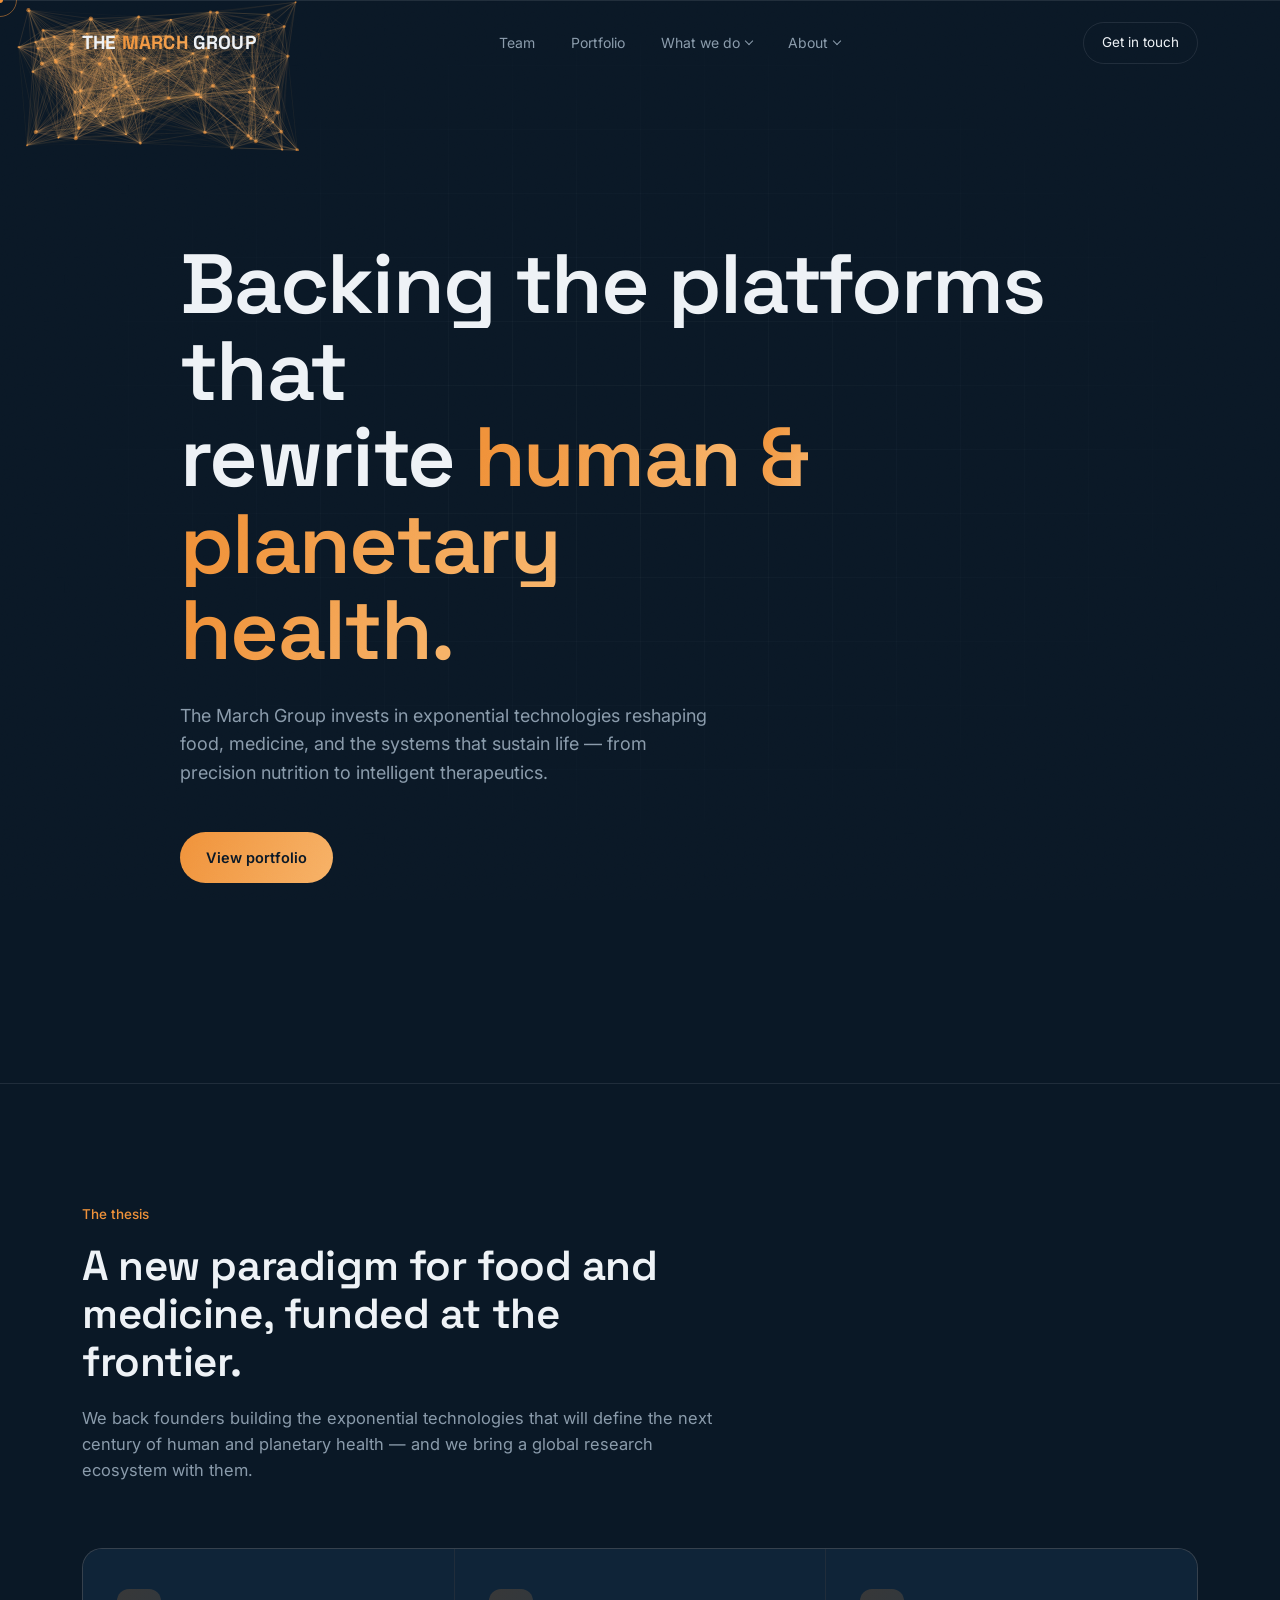
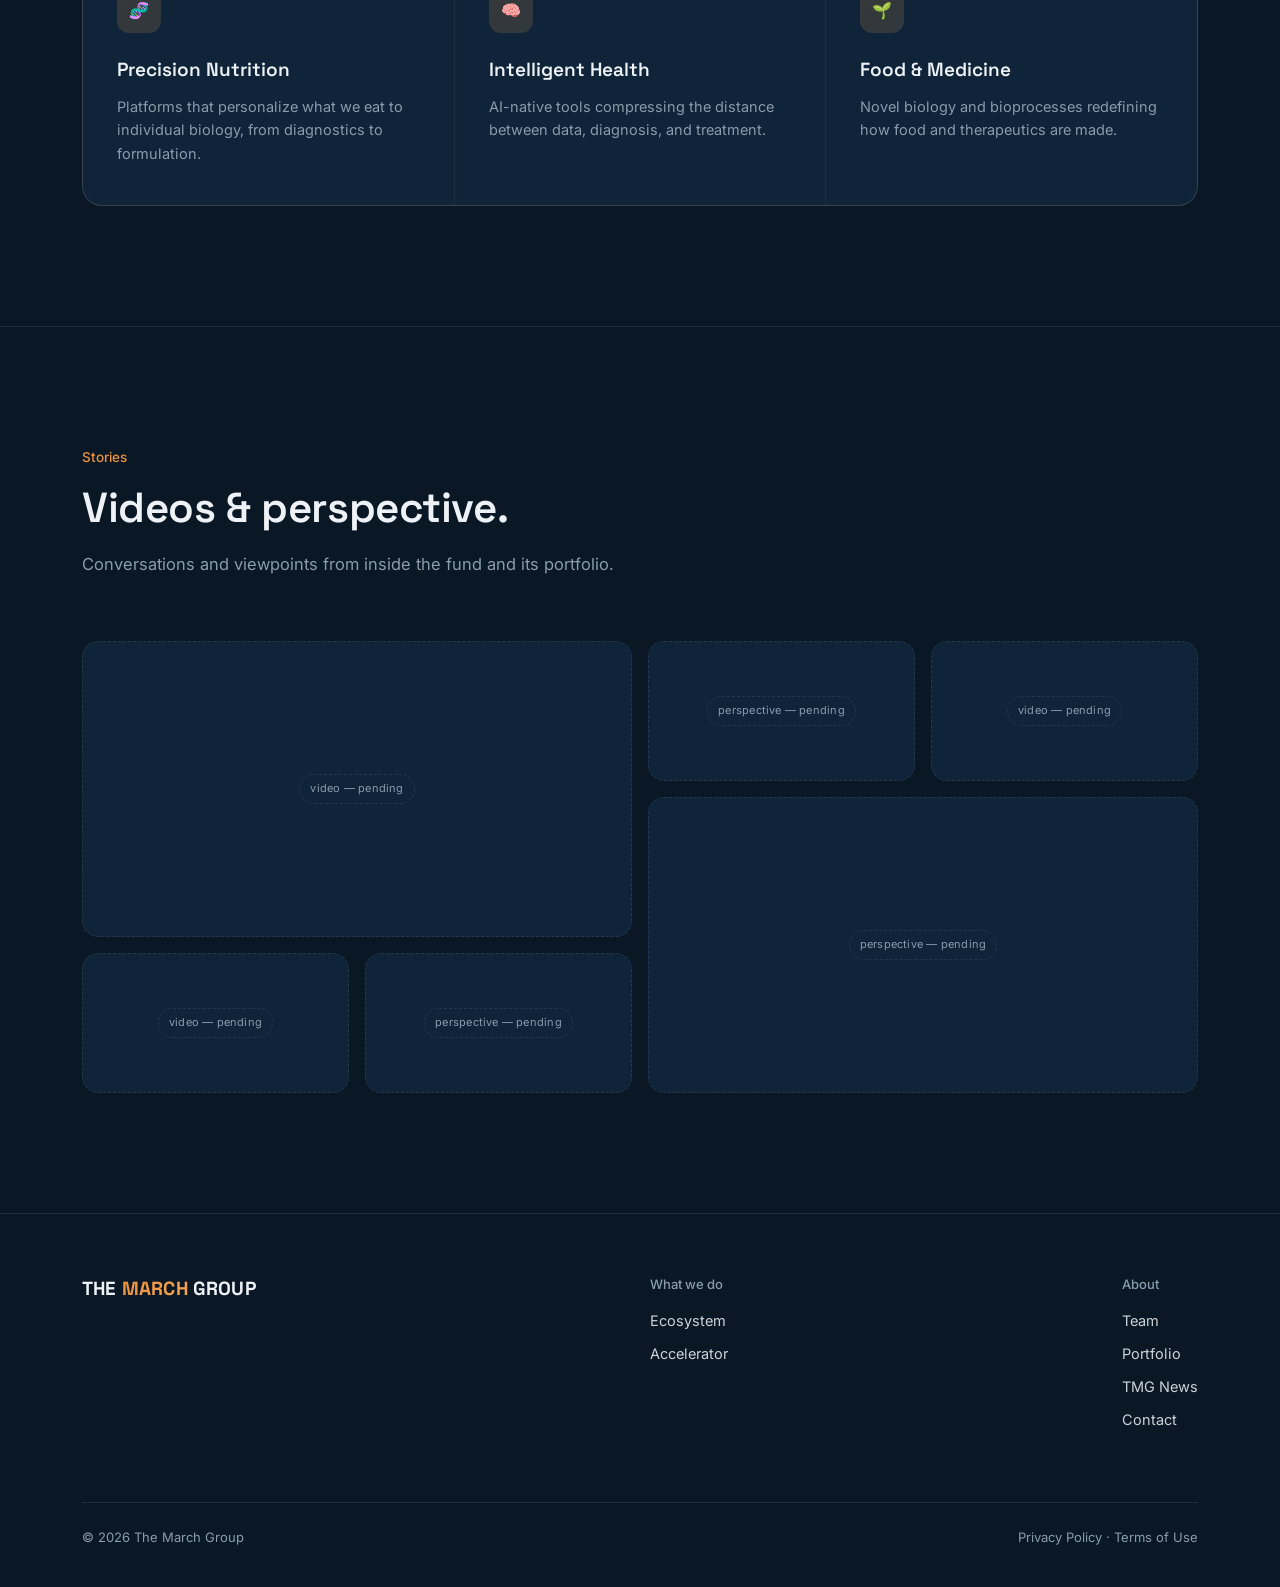
<file: index.html>
<!DOCTYPE html>
<html lang="en">
<head>
<meta charset="UTF-8">
<meta name="viewport" content="width=device-width, initial-scale=1, viewport-fit=cover">
<title>The March Group — The March Group</title>
<link rel="preconnect" href="https://fonts.googleapis.com">
<link rel="preconnect" href="https://fonts.gstatic.com" crossorigin>
<link href="https://fonts.googleapis.com/css2?family=Space+Grotesk:wght@400;500;600;700&family=Inter:wght@400;500;600&display=swap" rel="stylesheet">
<link rel="stylesheet" href="style.css">
</head>
<body>
<div id="preloader"><div class="pl-num">LOADING <span>0</span>%</div></div>
<div class="grain"></div>
<div class="cx-ring"></div>
<div class="cx-dot"></div>
<div class="scroll-rail" id="scrollRail"><div class="fill" id="railFill"></div><div class="marker" id="railMarker"></div></div>

<header id="siteHeader">
  <div class="wrap">
    <nav>
      <a href="index.html" class="logo">THE <span>MARCH</span> GROUP</a>
      <div class="navlinks">
        <a href="team.html">Team</a>
        <a href="portfolio.html">Portfolio</a>
        <div class="navdrop">
          <button class="navdrop-btn"><span class="lbl">What we do</span><span class="car"></span></button>
          <div class="navdrop-menu">
            <a href="ecosystem.html">Ecosystem</a>
            <a href="accelerator.html">Accelerator</a>
          </div>
        </div>
        <div class="navdrop">
          <button class="navdrop-btn"><span class="lbl">About</span><span class="car"></span></button>
          <div class="navdrop-menu">
            <a href="news.html">TMG News</a>
            <a href="contact.html">Contact</a>
          </div>
        </div>
      </div>
      <a href="contact.html" class="navcta">Get in touch</a>
    </nav>
  </div>
</header>
<section class="hero">
  <canvas id="particles"></canvas>
  <div class="hero-grid"></div>
  <div class="wrap hero-inner">
    <h1><span class="reveal-word"><span>Backing</span></span> <span class="reveal-word"><span>the</span></span> <span class="reveal-word"><span>platforms</span></span> <span class="reveal-word"><span>that</span></span><br><span class="reveal-word"><span>rewrite</span></span> <span class="reveal-word"><span class="g">human</span></span> <span class="reveal-word"><span class="g">&amp;</span></span> <span class="reveal-word"><span class="g">planetary</span></span><br><span class="reveal-word"><span class="g">health.</span></span></h1>
    <p>The March Group invests in exponential technologies reshaping food, medicine, and the systems that sustain life — from precision nutrition to intelligent therapeutics.</p>
    <div class="hero-cta">
      <a href="portfolio.html" class="btn btn-primary magnetic">View portfolio</a>
    </div>
  </div>
</section>

<section id="thesis">
  <div class="wrap">
    <div class="sec-head reveal">
      <div class="kicker">The thesis</div>
      <h2>A new paradigm for food and medicine, funded at the frontier.</h2>
      <p>We back founders building the exponential technologies that will define the next century of human and planetary health — and we bring a global research ecosystem with them.</p>
    </div>
    <div class="pillars reveal">
      <div class="pillar">
        <div class="ico">🧬</div>
        <h3>Precision Nutrition</h3>
        <p>Platforms that personalize what we eat to individual biology, from diagnostics to formulation.</p>
      </div>
      <div class="pillar">
        <div class="ico">🧠</div>
        <h3>Intelligent Health</h3>
        <p>AI-native tools compressing the distance between data, diagnosis, and treatment.</p>
      </div>
      <div class="pillar">
        <div class="ico">🌱</div>
        <h3>Food &amp; Medicine</h3>
        <p>Novel biology and bioprocesses redefining how food and therapeutics are made.</p>
      </div>
    </div>
  </div>
</section>

<section>
  <div class="wrap">
    <div class="sec-head reveal">
      <div class="kicker">Stories</div>
      <h2>Videos &amp; perspective.</h2>
      <p>Conversations and viewpoints from inside the fund and its portfolio.</p>
    </div>
    <div class="bento reveal">
      <div class="b-tile b-lg"><span>video — pending</span></div>
      <div class="b-tile b-sm"><span>perspective — pending</span></div>
      <div class="b-tile b-sm"><span>video — pending</span></div>
      <div class="b-tile b-lg"><span>perspective — pending</span></div>
      <div class="b-tile b-sm"><span>video — pending</span></div>
      <div class="b-tile b-sm"><span>perspective — pending</span></div>
    </div>
  </div>
</section>
<footer>
  <div class="wrap">
    <div class="fgrid">
      <div class="fcol"><div class="logo">THE <span>MARCH</span> GROUP</div></div>
      <div class="fcol">
        <h5>What we do</h5>
        <a href="ecosystem.html">Ecosystem</a>
        <a href="accelerator.html">Accelerator</a>
      </div>
      <div class="fcol">
        <h5>About</h5>
        <a href="team.html">Team</a>
        <a href="portfolio.html">Portfolio</a>
        <a href="news.html">TMG News</a>
        <a href="contact.html">Contact</a>
      </div>
    </div>
    <div class="fbottom">
      <span>© 2026 The March Group</span>
      <span>Privacy Policy · Terms of Use</span>
    </div>
  </div>
</footer>

<script src="script.js"></script>
</body>
</html>
</file>
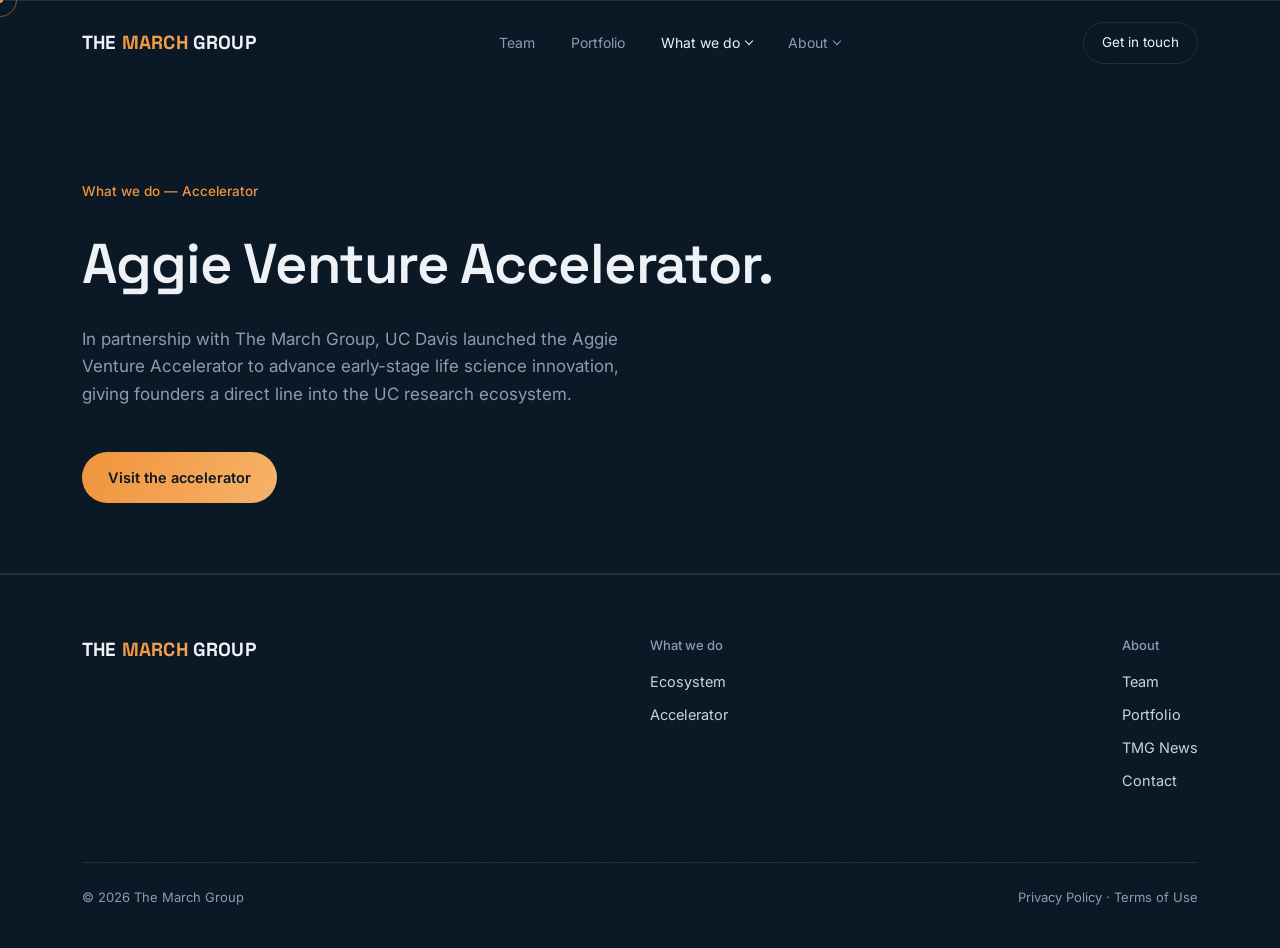
<file: accelerator.html>
<!DOCTYPE html>
<html lang="en">
<head>
<meta charset="UTF-8">
<meta name="viewport" content="width=device-width, initial-scale=1, viewport-fit=cover">
<title>Accelerator — The March Group</title>
<link rel="preconnect" href="https://fonts.googleapis.com">
<link rel="preconnect" href="https://fonts.gstatic.com" crossorigin>
<link href="https://fonts.googleapis.com/css2?family=Space+Grotesk:wght@400;500;600;700&family=Inter:wght@400;500;600&display=swap" rel="stylesheet">
<link rel="stylesheet" href="style.css">
</head>
<body>
<div class="grain"></div>
<div class="cx-ring"></div>
<div class="cx-dot"></div>
<div class="scroll-rail" id="scrollRail"><div class="fill" id="railFill"></div><div class="marker" id="railMarker"></div></div>

<header id="siteHeader">
  <div class="wrap">
    <nav>
      <a href="index.html" class="logo">THE <span>MARCH</span> GROUP</a>
      <div class="navlinks">
        <a href="team.html">Team</a>
        <a href="portfolio.html">Portfolio</a>
        <div class="navdrop">
          <button class="navdrop-btn active"><span class="lbl">What we do</span><span class="car"></span></button>
          <div class="navdrop-menu">
            <a href="ecosystem.html">Ecosystem</a>
            <a href="accelerator.html">Accelerator</a>
          </div>
        </div>
        <div class="navdrop">
          <button class="navdrop-btn"><span class="lbl">About</span><span class="car"></span></button>
          <div class="navdrop-menu">
            <a href="news.html">TMG News</a>
            <a href="contact.html">Contact</a>
          </div>
        </div>
      </div>
      <a href="contact.html" class="navcta">Get in touch</a>
    </nav>
  </div>
</header>
<section class="pagehead">
  <div class="wrap reveal">
    <div class="kicker">What we do — Accelerator</div>
    <h1>Aggie Venture Accelerator.</h1>
    <p>In partnership with The March Group, UC Davis launched the Aggie Venture Accelerator to advance early-stage life science innovation, giving founders a direct line into the UC research ecosystem.</p>
    <div class="hero-cta">
      <a href="https://iedo.ucdavis.edu/aggie-venture-accelerator" target="_blank" class="btn btn-primary magnetic">Visit the accelerator</a>
    </div>
  </div>
</section>
<footer>
  <div class="wrap">
    <div class="fgrid">
      <div class="fcol"><div class="logo">THE <span>MARCH</span> GROUP</div></div>
      <div class="fcol">
        <h5>What we do</h5>
        <a href="ecosystem.html">Ecosystem</a>
        <a href="accelerator.html">Accelerator</a>
      </div>
      <div class="fcol">
        <h5>About</h5>
        <a href="team.html">Team</a>
        <a href="portfolio.html">Portfolio</a>
        <a href="news.html">TMG News</a>
        <a href="contact.html">Contact</a>
      </div>
    </div>
    <div class="fbottom">
      <span>© 2026 The March Group</span>
      <span>Privacy Policy · Terms of Use</span>
    </div>
  </div>
</footer>

<script src="script.js"></script>
</body>
</html>
</file>
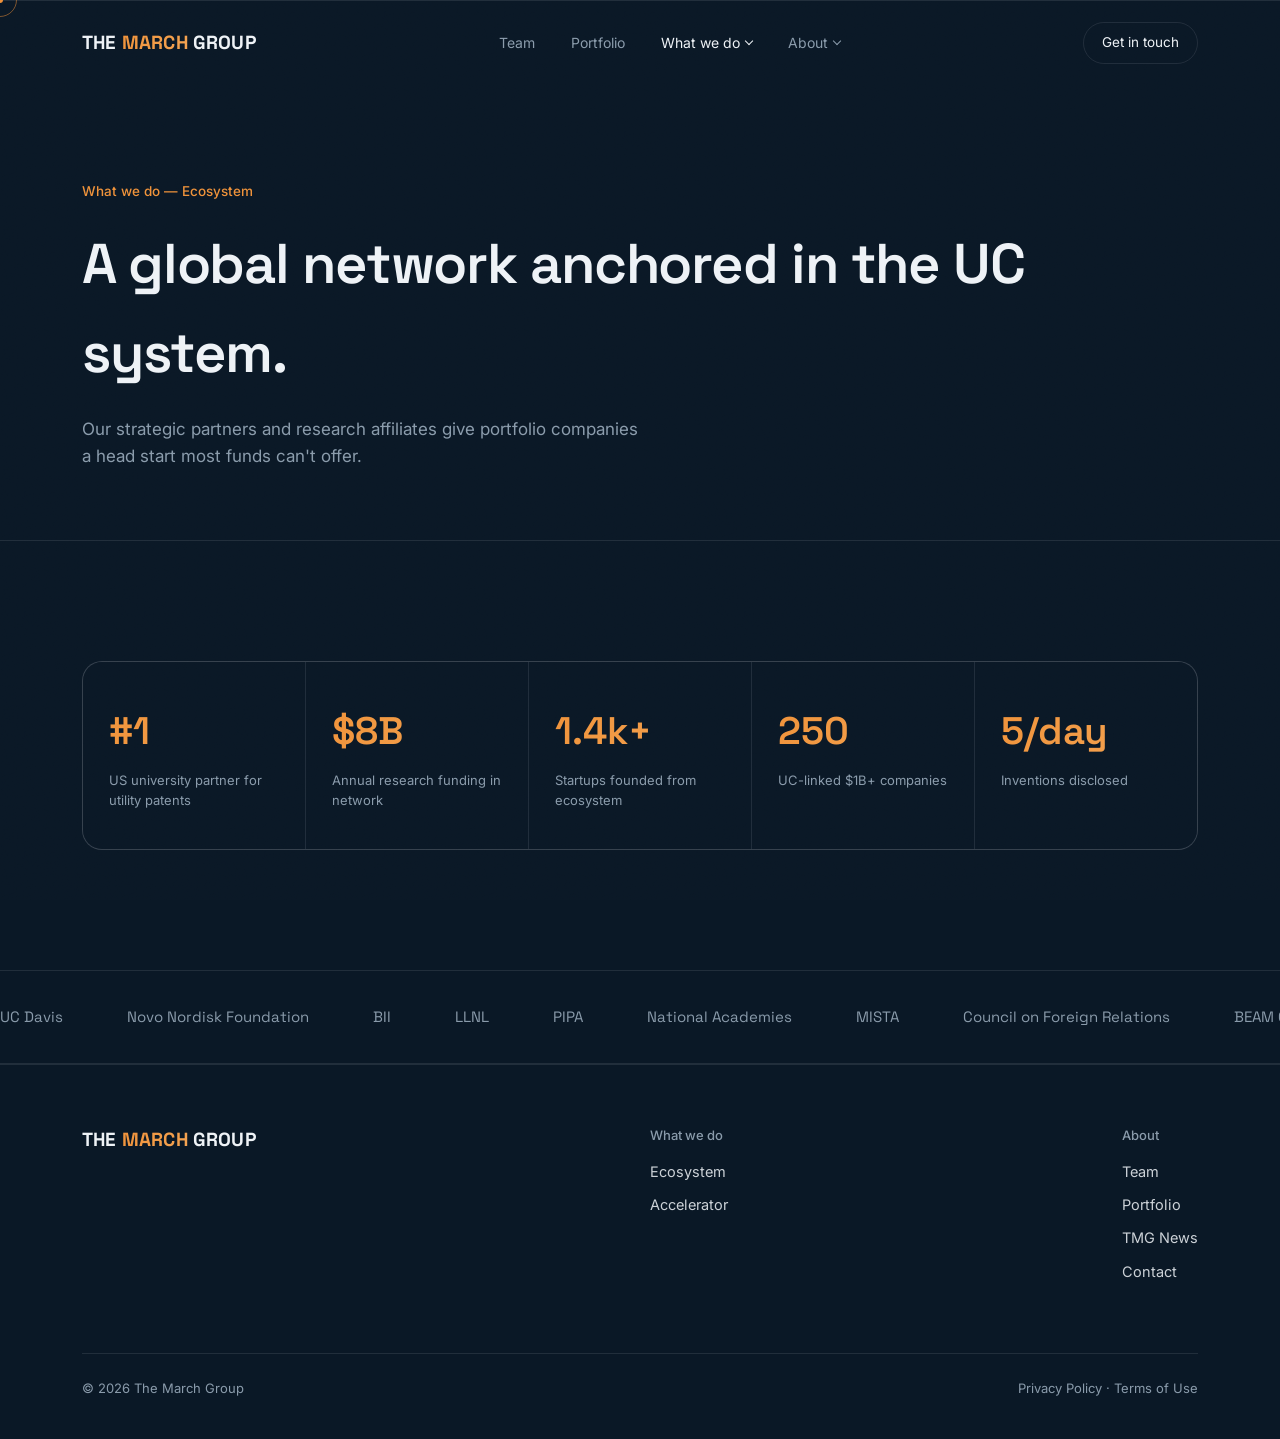
<file: ecosystem.html>
<!DOCTYPE html>
<html lang="en">
<head>
<meta charset="UTF-8">
<meta name="viewport" content="width=device-width, initial-scale=1, viewport-fit=cover">
<title>Ecosystem — The March Group</title>
<link rel="preconnect" href="https://fonts.googleapis.com">
<link rel="preconnect" href="https://fonts.gstatic.com" crossorigin>
<link href="https://fonts.googleapis.com/css2?family=Space+Grotesk:wght@400;500;600;700&family=Inter:wght@400;500;600&display=swap" rel="stylesheet">
<link rel="stylesheet" href="style.css">
</head>
<body>
<div class="grain"></div>
<div class="cx-ring"></div>
<div class="cx-dot"></div>
<div class="scroll-rail" id="scrollRail"><div class="fill" id="railFill"></div><div class="marker" id="railMarker"></div></div>

<header id="siteHeader">
  <div class="wrap">
    <nav>
      <a href="index.html" class="logo">THE <span>MARCH</span> GROUP</a>
      <div class="navlinks">
        <a href="team.html">Team</a>
        <a href="portfolio.html">Portfolio</a>
        <div class="navdrop">
          <button class="navdrop-btn active"><span class="lbl">What we do</span><span class="car"></span></button>
          <div class="navdrop-menu">
            <a href="ecosystem.html">Ecosystem</a>
            <a href="accelerator.html">Accelerator</a>
          </div>
        </div>
        <div class="navdrop">
          <button class="navdrop-btn"><span class="lbl">About</span><span class="car"></span></button>
          <div class="navdrop-menu">
            <a href="news.html">TMG News</a>
            <a href="contact.html">Contact</a>
          </div>
        </div>
      </div>
      <a href="contact.html" class="navcta">Get in touch</a>
    </nav>
  </div>
</header>
<section class="pagehead">
  <div class="wrap reveal">
    <div class="kicker">What we do — Ecosystem</div>
    <h1>A global network anchored in the UC system.</h1>
    <p>Our strategic partners and research affiliates give portfolio companies a head start most funds can't offer.</p>
  </div>
</section>

<section style="border-top:none;">
  <div class="wrap">
    <div class="stats reveal">
      <div class="stat"><div class="num">#1</div><div class="lbl">US university partner for utility patents</div></div>
      <div class="stat"><div class="num">$8B</div><div class="lbl">Annual research funding in network</div></div>
      <div class="stat"><div class="num">1.4k+</div><div class="lbl">Startups founded from ecosystem</div></div>
      <div class="stat"><div class="num">250</div><div class="lbl">UC-linked $1B+ companies</div></div>
      <div class="stat"><div class="num">5/day</div><div class="lbl">Inventions disclosed</div></div>
    </div>
  </div>
</section>

<div class="marquee-wrap">
  <div class="marquee">
    <span>UC Davis</span><span>Novo Nordisk Foundation</span><span>BII</span><span>LLNL</span><span>PIPA</span><span>National Academies</span><span>MISTA</span><span>Council on Foreign Relations</span><span>BEAM Circular</span><span>HKUST</span>
    <span>UC Davis</span><span>Novo Nordisk Foundation</span><span>BII</span><span>LLNL</span><span>PIPA</span><span>National Academies</span><span>MISTA</span><span>Council on Foreign Relations</span><span>BEAM Circular</span><span>HKUST</span>
  </div>
</div>
<footer>
  <div class="wrap">
    <div class="fgrid">
      <div class="fcol"><div class="logo">THE <span>MARCH</span> GROUP</div></div>
      <div class="fcol">
        <h5>What we do</h5>
        <a href="ecosystem.html">Ecosystem</a>
        <a href="accelerator.html">Accelerator</a>
      </div>
      <div class="fcol">
        <h5>About</h5>
        <a href="team.html">Team</a>
        <a href="portfolio.html">Portfolio</a>
        <a href="news.html">TMG News</a>
        <a href="contact.html">Contact</a>
      </div>
    </div>
    <div class="fbottom">
      <span>© 2026 The March Group</span>
      <span>Privacy Policy · Terms of Use</span>
    </div>
  </div>
</footer>

<script src="script.js"></script>
</body>
</html>
</file>
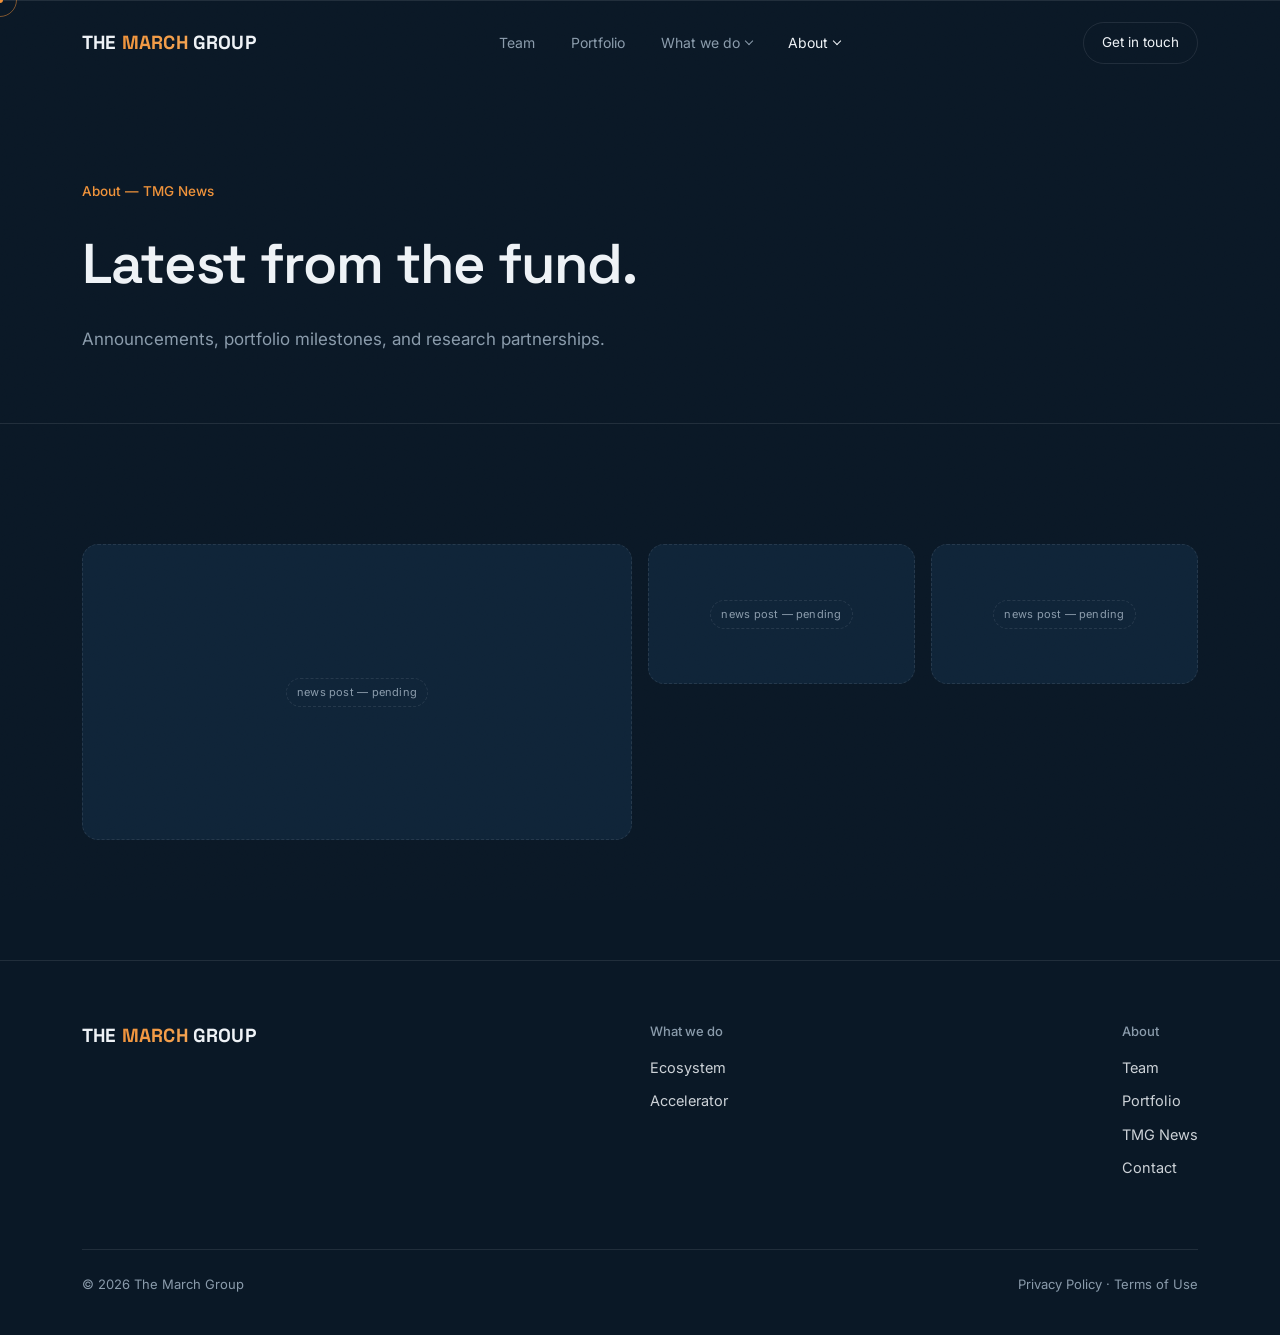
<file: news.html>
<!DOCTYPE html>
<html lang="en">
<head>
<meta charset="UTF-8">
<meta name="viewport" content="width=device-width, initial-scale=1, viewport-fit=cover">
<title>TMG News — The March Group</title>
<link rel="preconnect" href="https://fonts.googleapis.com">
<link rel="preconnect" href="https://fonts.gstatic.com" crossorigin>
<link href="https://fonts.googleapis.com/css2?family=Space+Grotesk:wght@400;500;600;700&family=Inter:wght@400;500;600&display=swap" rel="stylesheet">
<link rel="stylesheet" href="style.css">
</head>
<body>
<div class="grain"></div>
<div class="cx-ring"></div>
<div class="cx-dot"></div>
<div class="scroll-rail" id="scrollRail"><div class="fill" id="railFill"></div><div class="marker" id="railMarker"></div></div>

<header id="siteHeader">
  <div class="wrap">
    <nav>
      <a href="index.html" class="logo">THE <span>MARCH</span> GROUP</a>
      <div class="navlinks">
        <a href="team.html">Team</a>
        <a href="portfolio.html">Portfolio</a>
        <div class="navdrop">
          <button class="navdrop-btn"><span class="lbl">What we do</span><span class="car"></span></button>
          <div class="navdrop-menu">
            <a href="ecosystem.html">Ecosystem</a>
            <a href="accelerator.html">Accelerator</a>
          </div>
        </div>
        <div class="navdrop">
          <button class="navdrop-btn active"><span class="lbl">About</span><span class="car"></span></button>
          <div class="navdrop-menu">
            <a href="news.html">TMG News</a>
            <a href="contact.html">Contact</a>
          </div>
        </div>
      </div>
      <a href="contact.html" class="navcta">Get in touch</a>
    </nav>
  </div>
</header>
<section class="pagehead">
  <div class="wrap reveal">
    <div class="kicker">About — TMG News</div>
    <h1>Latest from the fund.</h1>
    <p>Announcements, portfolio milestones, and research partnerships.</p>
  </div>
</section>

<section style="border-top:none;">
  <div class="wrap">
    <div class="bento reveal">
      <div class="b-tile b-lg"><span>news post — pending</span></div>
      <div class="b-tile b-sm"><span>news post — pending</span></div>
      <div class="b-tile b-sm"><span>news post — pending</span></div>
    </div>
  </div>
</section>
<footer>
  <div class="wrap">
    <div class="fgrid">
      <div class="fcol"><div class="logo">THE <span>MARCH</span> GROUP</div></div>
      <div class="fcol">
        <h5>What we do</h5>
        <a href="ecosystem.html">Ecosystem</a>
        <a href="accelerator.html">Accelerator</a>
      </div>
      <div class="fcol">
        <h5>About</h5>
        <a href="team.html">Team</a>
        <a href="portfolio.html">Portfolio</a>
        <a href="news.html">TMG News</a>
        <a href="contact.html">Contact</a>
      </div>
    </div>
    <div class="fbottom">
      <span>© 2026 The March Group</span>
      <span>Privacy Policy · Terms of Use</span>
    </div>
  </div>
</footer>

<script src="script.js"></script>
</body>
</html>
</file>
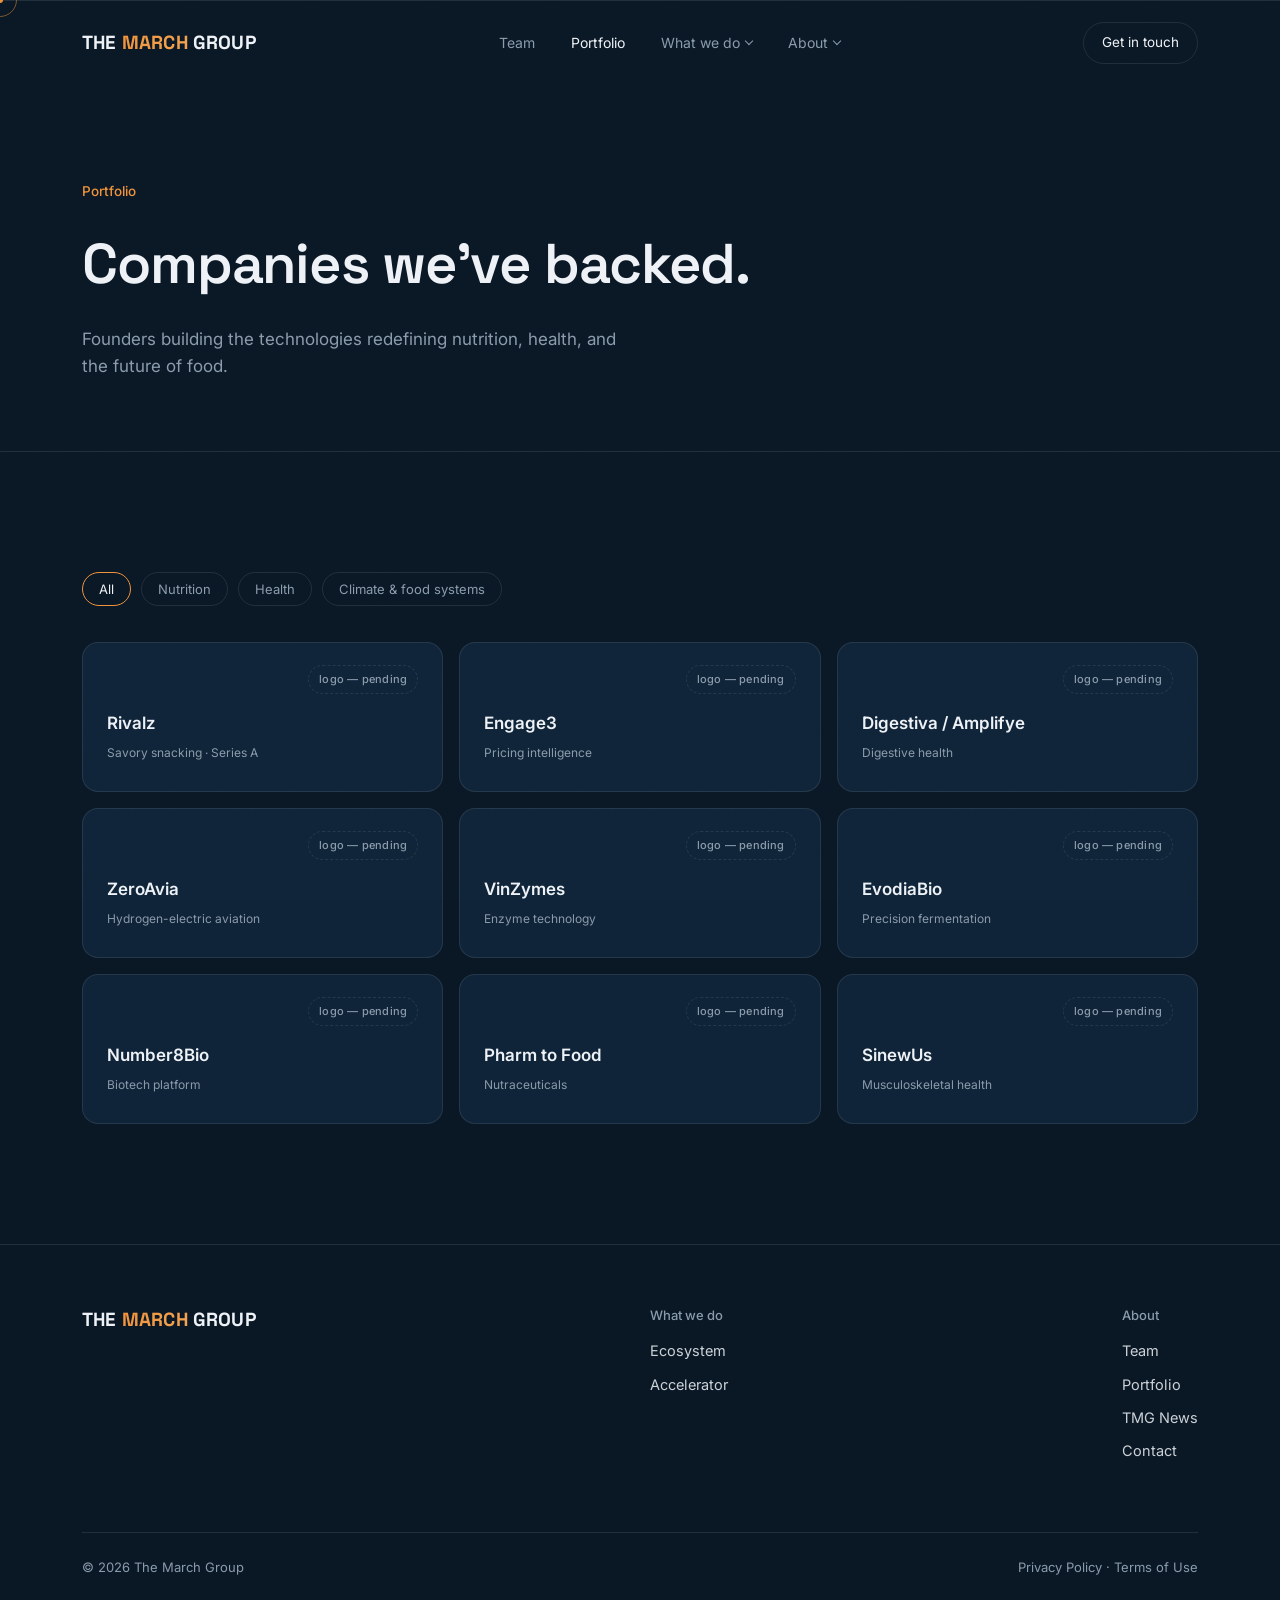
<file: portfolio.html>
<!DOCTYPE html>
<html lang="en">
<head>
<meta charset="UTF-8">
<meta name="viewport" content="width=device-width, initial-scale=1, viewport-fit=cover">
<title>Portfolio — The March Group</title>
<link rel="preconnect" href="https://fonts.googleapis.com">
<link rel="preconnect" href="https://fonts.gstatic.com" crossorigin>
<link href="https://fonts.googleapis.com/css2?family=Space+Grotesk:wght@400;500;600;700&family=Inter:wght@400;500;600&display=swap" rel="stylesheet">
<link rel="stylesheet" href="style.css">
</head>
<body>
<div class="grain"></div>
<div class="cx-ring"></div>
<div class="cx-dot"></div>
<div class="scroll-rail" id="scrollRail"><div class="fill" id="railFill"></div><div class="marker" id="railMarker"></div></div>

<header id="siteHeader">
  <div class="wrap">
    <nav>
      <a href="index.html" class="logo">THE <span>MARCH</span> GROUP</a>
      <div class="navlinks">
        <a href="team.html">Team</a>
        <a href="portfolio.html" class="active">Portfolio</a>
        <div class="navdrop">
          <button class="navdrop-btn"><span class="lbl">What we do</span><span class="car"></span></button>
          <div class="navdrop-menu">
            <a href="ecosystem.html">Ecosystem</a>
            <a href="accelerator.html">Accelerator</a>
          </div>
        </div>
        <div class="navdrop">
          <button class="navdrop-btn"><span class="lbl">About</span><span class="car"></span></button>
          <div class="navdrop-menu">
            <a href="news.html">TMG News</a>
            <a href="contact.html">Contact</a>
          </div>
        </div>
      </div>
      <a href="contact.html" class="navcta">Get in touch</a>
    </nav>
  </div>
</header>
<section class="pagehead">
  <div class="wrap reveal">
    <div class="kicker">Portfolio</div>
    <h1>Companies we've backed.</h1>
    <p>Founders building the technologies redefining nutrition, health, and the future of food.</p>
  </div>
</section>

<section style="border-top:none;">
  <div class="wrap">
    <div class="pfilter reveal">
      <button class="active" data-f="all">All</button>
      <button data-f="nutrition">Nutrition</button>
      <button data-f="health">Health</button>
      <button data-f="climate">Climate &amp; food systems</button>
    </div>
    <div class="pgrid reveal" id="pgrid">
      <div class="pcard" data-c="nutrition" data-cursor="View"><h4>Rivalz</h4><div class="tag">Savory snacking · Series A</div></div>
      <div class="pcard" data-c="health" data-cursor="View"><h4>Engage3</h4><div class="tag">Pricing intelligence</div></div>
      <div class="pcard" data-c="nutrition" data-cursor="View"><h4>Digestiva / Amplifye</h4><div class="tag">Digestive health</div></div>
      <div class="pcard" data-c="climate" data-cursor="View"><h4>ZeroAvia</h4><div class="tag">Hydrogen-electric aviation</div></div>
      <div class="pcard" data-c="climate" data-cursor="View"><h4>VinZymes</h4><div class="tag">Enzyme technology</div></div>
      <div class="pcard" data-c="climate" data-cursor="View"><h4>EvodiaBio</h4><div class="tag">Precision fermentation</div></div>
      <div class="pcard" data-c="health" data-cursor="View"><h4>Number8Bio</h4><div class="tag">Biotech platform</div></div>
      <div class="pcard" data-c="nutrition" data-cursor="View"><h4>Pharm to Food</h4><div class="tag">Nutraceuticals</div></div>
      <div class="pcard" data-c="health" data-cursor="View"><h4>SinewUs</h4><div class="tag">Musculoskeletal health</div></div>
    </div>
  </div>
</section>
<footer>
  <div class="wrap">
    <div class="fgrid">
      <div class="fcol"><div class="logo">THE <span>MARCH</span> GROUP</div></div>
      <div class="fcol">
        <h5>What we do</h5>
        <a href="ecosystem.html">Ecosystem</a>
        <a href="accelerator.html">Accelerator</a>
      </div>
      <div class="fcol">
        <h5>About</h5>
        <a href="team.html">Team</a>
        <a href="portfolio.html">Portfolio</a>
        <a href="news.html">TMG News</a>
        <a href="contact.html">Contact</a>
      </div>
    </div>
    <div class="fbottom">
      <span>© 2026 The March Group</span>
      <span>Privacy Policy · Terms of Use</span>
    </div>
  </div>
</footer>

<script src="script.js"></script>
</body>
</html>
</file>
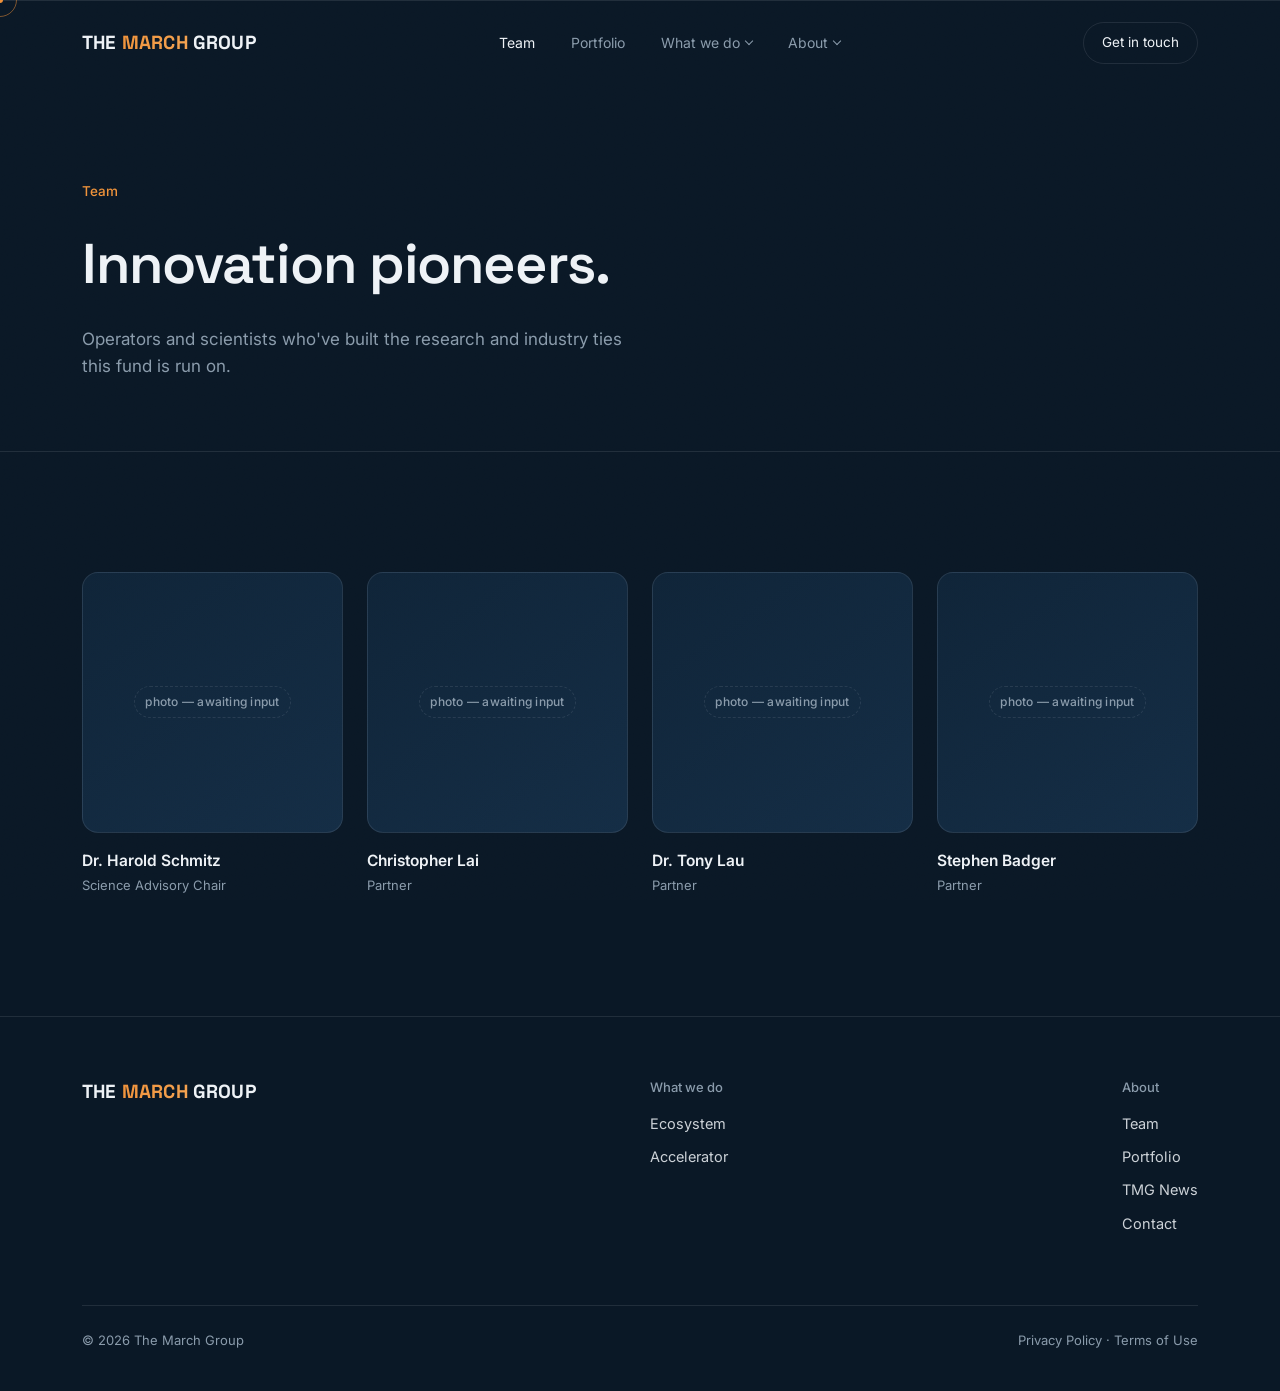
<file: team.html>
<!DOCTYPE html>
<html lang="en">
<head>
<meta charset="UTF-8">
<meta name="viewport" content="width=device-width, initial-scale=1, viewport-fit=cover">
<title>Team — The March Group</title>
<link rel="preconnect" href="https://fonts.googleapis.com">
<link rel="preconnect" href="https://fonts.gstatic.com" crossorigin>
<link href="https://fonts.googleapis.com/css2?family=Space+Grotesk:wght@400;500;600;700&family=Inter:wght@400;500;600&display=swap" rel="stylesheet">
<link rel="stylesheet" href="style.css">
</head>
<body>
<div class="grain"></div>
<div class="cx-ring"></div>
<div class="cx-dot"></div>
<div class="scroll-rail" id="scrollRail"><div class="fill" id="railFill"></div><div class="marker" id="railMarker"></div></div>

<header id="siteHeader">
  <div class="wrap">
    <nav>
      <a href="index.html" class="logo">THE <span>MARCH</span> GROUP</a>
      <div class="navlinks">
        <a href="team.html" class="active">Team</a>
        <a href="portfolio.html">Portfolio</a>
        <div class="navdrop">
          <button class="navdrop-btn"><span class="lbl">What we do</span><span class="car"></span></button>
          <div class="navdrop-menu">
            <a href="ecosystem.html">Ecosystem</a>
            <a href="accelerator.html">Accelerator</a>
          </div>
        </div>
        <div class="navdrop">
          <button class="navdrop-btn"><span class="lbl">About</span><span class="car"></span></button>
          <div class="navdrop-menu">
            <a href="news.html">TMG News</a>
            <a href="contact.html">Contact</a>
          </div>
        </div>
      </div>
      <a href="contact.html" class="navcta">Get in touch</a>
    </nav>
  </div>
</header>
<section class="pagehead">
  <div class="wrap reveal">
    <div class="kicker">Team</div>
    <h1>Innovation pioneers.</h1>
    <p>Operators and scientists who've built the research and industry ties this fund is run on.</p>
  </div>
</section>

<section style="border-top:none;">
  <div class="wrap">
    <div class="team reveal">
      <div class="member"><div class="ph"><span>photo — awaiting input</span></div><h4>Dr. Harold Schmitz</h4><div class="role">Science Advisory Chair</div></div>
      <div class="member"><div class="ph"><span>photo — awaiting input</span></div><h4>Christopher Lai</h4><div class="role">Partner</div></div>
      <div class="member"><div class="ph"><span>photo — awaiting input</span></div><h4>Dr. Tony Lau</h4><div class="role">Partner</div></div>
      <div class="member"><div class="ph"><span>photo — awaiting input</span></div><h4>Stephen Badger</h4><div class="role">Partner</div></div>
    </div>
  </div>
</section>
<footer>
  <div class="wrap">
    <div class="fgrid">
      <div class="fcol"><div class="logo">THE <span>MARCH</span> GROUP</div></div>
      <div class="fcol">
        <h5>What we do</h5>
        <a href="ecosystem.html">Ecosystem</a>
        <a href="accelerator.html">Accelerator</a>
      </div>
      <div class="fcol">
        <h5>About</h5>
        <a href="team.html">Team</a>
        <a href="portfolio.html">Portfolio</a>
        <a href="news.html">TMG News</a>
        <a href="contact.html">Contact</a>
      </div>
    </div>
    <div class="fbottom">
      <span>© 2026 The March Group</span>
      <span>Privacy Policy · Terms of Use</span>
    </div>
  </div>
</footer>

<script src="script.js"></script>
</body>
</html>
</file>
<file: style.css>
:root{
  --bg:#0a1826; --surface:#0f2438; --surface2:#142d45;
  --line:rgba(232,236,244,0.10);
  --text:#eef2f6; --muted:#8a9bab;
  --cyan:#f0923a; --violet:#f7b267;
}
*{box-sizing:border-box; margin:0; padding:0;}
html{scroll-behavior:smooth; scroll-padding-top:env(safe-area-inset-top,0px);}
body{
  background:var(--bg); color:var(--text);
  font-family:'Inter',sans-serif; font-size:16px; line-height:1.6;
  padding-top:env(safe-area-inset-top,0px); padding-bottom:env(safe-area-inset-bottom,0px);
  overflow-x:hidden;
}
h1,h2,h3,.disp{font-family:'Space Grotesk',sans-serif;}
.wrap{max-width:1180px; margin:0 auto; padding:0 32px;}
a{color:inherit; text-decoration:none;}

/* Nav */
header{position:fixed; top:0; left:0; right:0; z-index:50;
  padding-top:calc(env(safe-area-inset-top,0px) + 22px); padding-bottom:22px;
  transition:background .3s, border-color .3s, padding .3s; border-bottom:1px solid transparent;}
header.scrolled{background:rgba(10,24,38,0.85); backdrop-filter:blur(14px); border-color:var(--line); padding-top:calc(env(safe-area-inset-top,0px) + 14px); padding-bottom:14px;}
nav{display:flex; align-items:center; justify-content:space-between;}
.logo{font-family:'Space Grotesk'; font-weight:700; font-size:19px; letter-spacing:0.01em;}
.logo span{background:linear-gradient(120deg,var(--cyan),var(--violet)); -webkit-background-clip:text; background-clip:text; color:transparent;}
.navlinks{display:flex; gap:36px; font-size:14px; color:var(--muted);}
.navlinks a{transition:color .2s;}
.navlinks a:hover, .navlinks a.active{color:var(--text);}
.navcta{border:1px solid var(--line); padding:9px 18px; border-radius:100px; font-size:13.5px; transition:border-color .2s, background .2s;}
.navcta:hover{border-color:var(--cyan); background:rgba(240,146,58,0.08);}

/* Hero */
.hero{position:relative; min-height:100vh; display:flex; align-items:center; overflow:hidden;}
#particles{position:absolute; inset:0; z-index:0;}
.hero-grid{position:absolute; inset:0; z-index:0; opacity:0.35;
  background-image:linear-gradient(var(--line) 1px, transparent 1px), linear-gradient(90deg, var(--line) 1px, transparent 1px);
  background-size:64px 64px; mask-image:radial-gradient(ellipse 70% 60% at 50% 40%, black 10%, transparent 75%);}
.hero-inner{position:relative; z-index:2; padding-top:120px; padding-bottom:80px;}
.hero h1{font-size:clamp(40px,7vw,84px); font-weight:600; line-height:1.03; letter-spacing:-0.02em; max-width:920px;}
.hero h1 .g{background:linear-gradient(115deg,var(--cyan) 10%,var(--violet) 90%); -webkit-background-clip:text; background-clip:text; color:transparent;}
.hero p{margin-top:28px; max-width:540px; color:var(--muted); font-size:18px;}
.hero-cta{margin-top:44px; display:flex; gap:16px; flex-wrap:wrap;}

/* Page header (subpages) */
.pagehead{position:relative; padding:180px 0 70px; border-bottom:1px solid var(--line);}
.pagehead h1{font-size:clamp(34px,5.5vw,56px); font-weight:600; letter-spacing:-0.02em;}
.pagehead p{margin-top:18px; max-width:560px; color:var(--muted); font-size:17px;}

.btn{padding:14px 26px; border-radius:100px; font-size:14.5px; font-weight:500; display:inline-block; transition:transform .25s, box-shadow .25s;}
.btn-primary{background:linear-gradient(115deg,var(--cyan),var(--violet)); color:#0a1826; font-weight:600;}
.btn-primary:hover{transform:translateY(-2px); box-shadow:0 12px 30px -8px rgba(240,146,58,0.5);}
.btn-ghost{border:1px solid var(--line);}
.btn-ghost:hover{border-color:var(--text);}

@keyframes pulse{0%,100%{box-shadow:0 0 0 0 rgba(240,146,58,0.55);} 70%{box-shadow:0 0 0 10px rgba(240,146,58,0);}}
.pulse-dot{width:7px; height:7px; border-radius:50%; background:var(--cyan); animation:pulse 2s ease-out infinite; flex-shrink:0;}

/* right-edge scroll rail */
.scroll-rail{position:fixed; top:50%; right:28px; transform:translateY(-50%); height:38vh; width:1px; background:var(--line); z-index:40; opacity:0; transition:opacity .5s;}
.scroll-rail.show{opacity:1;}
.scroll-rail .fill{position:absolute; top:0; left:0; width:100%; height:0%; background:linear-gradient(180deg, var(--cyan), var(--violet)); transition:height .12s linear;}
.scroll-rail .marker{position:absolute; left:50%; top:0%; width:9px; height:9px; border-radius:50%; background:var(--cyan); transform:translate(-50%,-50%); box-shadow:0 0 14px rgba(240,146,58,0.75); animation:pulse 2s ease-out infinite; transition:top .12s linear;}
@media(max-width:860px){ .scroll-rail{display:none;} }

.reveal{opacity:0; transform:translateY(26px); transition:opacity .8s cubic-bezier(.2,.7,.3,1), transform .8s cubic-bezier(.2,.7,.3,1);}
.reveal.in{opacity:1; transform:translateY(0);}

section{padding:120px 0; position:relative; border-top:1px solid var(--line);}
.kicker{font-size:13.5px; color:var(--cyan); font-weight:500; margin-bottom:16px;}
.sec-head{max-width:640px; margin-bottom:64px;}
.sec-head h2{font-size:clamp(28px,4vw,42px); font-weight:600; letter-spacing:-0.01em; line-height:1.15;}
.sec-head p{color:var(--muted); margin-top:18px; font-size:16.5px;}

.stats{display:grid; grid-template-columns:repeat(5,1fr); gap:1px; background:var(--line); border:1px solid var(--line); border-radius:20px; overflow:hidden;}
.stat{background:var(--bg); padding:38px 26px;}
.stat .num{font-family:'Space Grotesk'; font-size:clamp(26px,3vw,40px); font-weight:600; background:linear-gradient(120deg,var(--cyan),var(--violet)); -webkit-background-clip:text; background-clip:text; color:transparent;}
.stat .lbl{color:var(--muted); font-size:13px; margin-top:8px;}

.pillars{display:grid; grid-template-columns:repeat(3,1fr); gap:1px; background:var(--line); border:1px solid var(--line); border-radius:20px; overflow:hidden;}
.pillar{background:var(--surface); padding:40px 34px; transition:background .3s;}
.pillar:hover{background:var(--surface2);}
.pillar .ico{width:44px; height:44px; border-radius:12px; background:linear-gradient(135deg, rgba(240,146,58,0.18), rgba(247,178,103,0.14)); display:flex; align-items:center; justify-content:center; margin-bottom:22px;}
.pillar h3{font-size:19px; font-weight:600; margin-bottom:10px;}
.pillar p{color:var(--muted); font-size:14.5px;}

.pfilter{display:flex; gap:10px; margin-bottom:36px; flex-wrap:wrap;}
.pfilter button{background:none; border:1px solid var(--line); color:var(--muted); padding:8px 16px; border-radius:100px; font-size:13px; cursor:pointer; font-family:inherit; transition:.2s;}
.pfilter button.active, .pfilter button:hover{border-color:var(--cyan); color:var(--text);}
.pgrid{display:grid; grid-template-columns:repeat(3,1fr); gap:16px;}
.pcard{border:1px solid var(--line); border-radius:16px; padding:28px 24px; background:var(--surface); position:relative; overflow:hidden; transition:transform .3s, border-color .3s; min-height:150px; display:flex; flex-direction:column; justify-content:flex-end;}
.pcard::before{content:'logo — pending'; position:absolute; top:22px; right:24px; font-family:'Inter'; font-weight:500; font-size:11px; letter-spacing:0.02em; color:var(--muted); border:1px dashed var(--line); padding:5px 10px; border-radius:100px; transition:border-color .3s, color .3s;}
.pcard:hover{transform:translateY(-4px); border-color:rgba(240,146,58,0.4);}
.pcard:hover::before{border-color:rgba(240,146,58,0.45); color:var(--cyan);}
.pcard h4{font-size:17px; font-weight:600; margin-bottom:6px; position:relative;}
.pcard .tag{font-size:12px; color:var(--muted); position:relative;}

.team{display:grid; grid-template-columns:repeat(4,1fr); gap:24px;}
.member .ph{aspect-ratio:1; border-radius:16px; background:linear-gradient(145deg, var(--surface), var(--surface2)); border:1px solid var(--line); margin-bottom:16px; position:relative; overflow:hidden; display:flex; align-items:center; justify-content:center;}
.member .ph::after{content:''; position:absolute; inset:0; background:linear-gradient(160deg, rgba(240,146,58,0.14), rgba(247,178,103,0.10)); opacity:0; transition:opacity .3s;}
.member .ph span{font-family:'Inter'; font-weight:500; font-size:12px; letter-spacing:0.02em; color:var(--muted); border:1px dashed var(--line); padding:5px 10px; border-radius:100px; position:relative;}
.member:hover .ph::after{opacity:1;}
.member h4{font-size:15.5px; font-weight:600;}
.member .role{color:var(--muted); font-size:13px; margin-top:2px;}

.marquee-wrap{overflow:hidden; border-top:1px solid var(--line); border-bottom:1px solid var(--line); padding:34px 0;}
.marquee{display:flex; gap:64px; width:max-content; animation:scroll 28s linear infinite;}
.marquee span{color:var(--muted); font-size:15px; white-space:nowrap; font-family:'Space Grotesk';}
@keyframes scroll{from{transform:translateX(0);} to{transform:translateX(-50%);}}

.cta-sec{text-align:center; padding:140px 0; position:relative; overflow:hidden;}
.cta-sec::before{content:''; position:absolute; top:50%; left:50%; width:900px; height:900px; transform:translate(-50%,-50%); background:radial-gradient(circle, rgba(240,146,58,0.16) 0%, rgba(247,178,103,0.06) 35%, transparent 68%); pointer-events:none; z-index:0;}
.cta-sec .wrap{position:relative; z-index:1;}
.cta-sec h2{font-size:clamp(30px,5vw,54px); font-weight:600; letter-spacing:-0.02em; max-width:680px; margin:0 auto 30px;}

footer{border-top:1px solid var(--line); padding:60px 0 calc(40px + env(safe-area-inset-bottom,0px));}
.fgrid{display:flex; justify-content:space-between; flex-wrap:wrap; gap:40px;}
.fcol h5{font-size:13px; color:var(--muted); margin-bottom:14px; font-weight:500;}
.fcol a{display:block; font-size:14.5px; margin-bottom:10px; color:var(--text); opacity:0.85;}
.fcol a:hover{opacity:1; color:var(--cyan);}
.fbottom{margin-top:60px; padding-top:24px; border-top:1px solid var(--line); display:flex; justify-content:space-between; color:var(--muted); font-size:13px; flex-wrap:wrap; gap:12px;}

@media(max-width:860px){
  .navlinks{display:none;}
  .stats{grid-template-columns:repeat(2,1fr);}
  .pillars{grid-template-columns:1fr;}
  .pgrid{grid-template-columns:1fr 1fr;}
  .team{grid-template-columns:repeat(2,1fr);}
}
@media(max-width:560px){
  .wrap{padding:0 20px;}
  .stats{grid-template-columns:1fr 1fr;}
  .pgrid{grid-template-columns:1fr;}
  .team{grid-template-columns:1fr 1fr;}
  section{padding:80px 0;}
  .pagehead{padding:150px 0 50px;}
}
@media (prefers-reduced-motion: reduce){
  .reveal{opacity:1; transform:none; transition:none;}
  .marquee{animation:none;}
  .pulse-dot{animation:none;}
}

/* nav dropdowns */
.navdrop{position:relative;}
.navdrop-btn{background:none; border:none; font:inherit; font-size:14px; color:var(--muted); cursor:pointer; display:flex; align-items:center; gap:6px; padding:0;}
.navdrop-btn:hover, .navdrop-btn.active{color:var(--text);}
.navdrop-btn .car{width:6px; height:6px; border-right:1.5px solid currentColor; border-bottom:1.5px solid currentColor; transform:rotate(45deg); margin-top:-4px;}
.navdrop-menu{position:absolute; top:calc(100% + 20px); left:50%; transform:translateX(-50%) translateY(6px); background:var(--surface); border:1px solid var(--line); border-radius:12px; padding:8px; min-width:172px; opacity:0; pointer-events:none; transition:opacity .2s, transform .2s; box-shadow:0 20px 40px -12px rgba(0,0,0,0.5);}
.navdrop:hover .navdrop-menu, .navdrop.open .navdrop-menu{opacity:1; pointer-events:auto; transform:translateX(-50%) translateY(0);}
.navdrop-menu a{display:block; padding:9px 12px; border-radius:8px; font-size:13.5px; color:var(--text); opacity:0.85;}
.navdrop-menu a:hover{opacity:1; background:rgba(240,146,58,0.08); color:var(--cyan);}

/* bento squares — videos & perspective */
.bento{display:grid; grid-template-columns:repeat(4,1fr); grid-auto-rows:140px; grid-auto-flow:dense; gap:16px;}
.b-lg{grid-column:span 2; grid-row:span 2;}
.b-sm{grid-column:span 1; grid-row:span 1;}
.b-tile{border:1px dashed var(--line); border-radius:16px; background:var(--surface); display:flex; align-items:center; justify-content:center; transition:border-color .3s;}
.b-tile:hover{border-color:rgba(240,146,58,0.4);}
.b-tile span{font-size:11px; letter-spacing:0.02em; color:var(--muted); border:1px dashed var(--line); padding:5px 10px; border-radius:100px;}
@media(max-width:860px){
  .bento{grid-template-columns:repeat(2,1fr);}
  .b-lg{grid-column:span 2; grid-row:span 1; aspect-ratio:2/1;}
  .b-sm{aspect-ratio:1;}
  .navdrop-menu{left:0; transform:translateY(6px);}
  .navdrop:hover .navdrop-menu, .navdrop.open .navdrop-menu{transform:translateY(0);}
}

/* ---- creative-dev layer: custom cursor, grain, magnetic ctas, word reveal ---- */
@media(hover:hover) and (pointer:fine){
  body{cursor:none;}
  a, button{cursor:none;}
}
.cx-dot, .cx-ring{position:fixed; top:0; left:0; z-index:9999; pointer-events:none; border-radius:50%; will-change:transform; transform:translate(-50%,-50%);}
.cx-dot{width:6px; height:6px; background:var(--cyan);}
.cx-ring{width:34px; height:34px; border:1px solid rgba(240,146,58,0.5); transition:width .25s, height .25s, border-color .25s, opacity .25s;}
.cx-ring.hover{width:56px; height:56px; border-color:rgba(240,146,58,0.9); background:rgba(240,146,58,0.08);}
@media(hover:none), (pointer:coarse){ .cx-dot,.cx-ring{display:none;} }

.grain{position:fixed; inset:0; z-index:9998; pointer-events:none; opacity:0.05; mix-blend-mode:overlay;
  background-image:url("data:image/svg+xml;utf8,<svg xmlns='http://www.w3.org/2000/svg' width='120' height='120'><filter id='n'><feTurbulence type='fractalNoise' baseFrequency='0.9' numOctaves='2' stitchTiles='stitch'/></filter><rect width='100%25' height='100%25' filter='url(%23n)'/></svg>");}

.magnetic{display:inline-block; transition:transform .18s ease-out;}

.reveal-word{display:inline-block; overflow:hidden; vertical-align:top;}
.reveal-word span{display:inline-block; transform:translateY(110%); opacity:0; transition:transform .8s cubic-bezier(.16,1,.3,1), opacity .6s ease;}
.reveal-word.in span{transform:translateY(0); opacity:1;}

@media (prefers-reduced-motion: reduce){
  .cx-dot,.cx-ring,.grain{display:none;}
  body,a,button{cursor:auto;}
  .reveal-word span{transform:none; opacity:1; transition:none;}
}

/* ---- round 2: parallax, tilt, cursor label, gradient shift, preloader ---- */
.hero-inner{will-change:transform;}
#particles{will-change:transform;}

.tilt{transform-style:preserve-3d; transition:transform .35s ease;}

.cx-ring .cx-label{position:absolute; top:50%; left:50%; transform:translate(-50%,-50%); font-size:10px; font-weight:600; letter-spacing:0.04em; color:var(--bg); background:var(--cyan); padding:3px 8px; border-radius:100px; white-space:nowrap; opacity:0; transition:opacity .2s; pointer-events:none;}
.cx-ring.label .cx-label{opacity:1;}
.cx-ring.label{background:transparent; border-color:transparent;}

.g, .stat .num, .logo span{
  background-size:200% auto;
  animation:gradientDrift 6s ease-in-out infinite;
}
@keyframes gradientDrift{
  0%,100%{background-position:0% 50%;}
  50%{background-position:100% 50%;}
}

#preloader{position:fixed; inset:0; z-index:10000; background:var(--bg); display:flex; align-items:center; justify-content:center; transition:opacity .6s ease, visibility .6s ease;}
#preloader .pl-num{font-family:'Space Grotesk'; font-size:15px; color:var(--muted); letter-spacing:0.05em;}
#preloader .pl-num span{color:var(--cyan);}
#preloader.done{opacity:0; visibility:hidden; pointer-events:none;}

@media (prefers-reduced-motion: reduce){
  .g, .stat .num, .logo span{animation:none;}
  .hero-inner, #particles{transform:none !important;}
  #preloader{display:none;}
}
</file>
